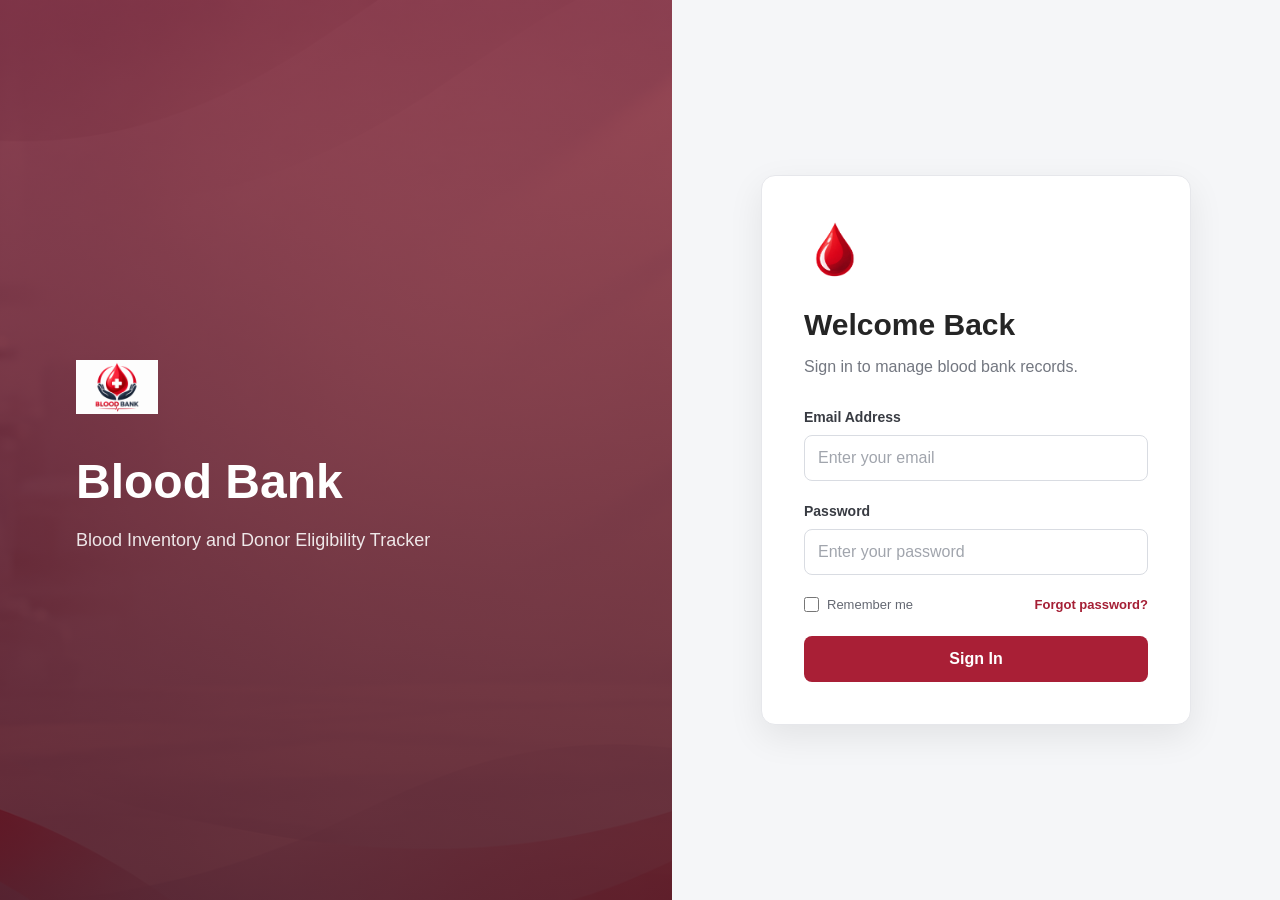
<file: bloodbank/src/main/resources/static/index.html>
<!DOCTYPE html>
<html lang="en">
<head>

    <meta charset="UTF-8">

    <meta
            name="viewport"
            content="width=device-width, initial-scale=1.0"
    >

    <title>Blood Bank | Login</title>

    <link
            rel="stylesheet"
            href="css/style.css"
    >

    <link
            rel="stylesheet"
            href="css/components.css"
    >

</head>


<body class="login-page">


<div class="login-container">


    <!-- =========================
         LEFT VISUAL SECTION
         ========================= -->

    <section class="login-visual">

        <div class="login-visual-content">

            <img
                    src="images/blood-bank-logo.png"
                    alt="Blood Bank Logo"
                    class="login-logo">

            <h1>
                Blood Bank
            </h1>

            <p>
                Blood Inventory and Donor
                Eligibility Tracker
            </p>

        </div>

    </section>


    <!-- =========================
         LOGIN SECTION
         ========================= -->

    <section class="login-card-wrapper">

        <div class="login-card">

            <img
                    src="images/icons/blood-drop.png"
                    alt="Blood Drop"
                    class="login-card-icon">


            <h2>
                Welcome Back
            </h2>

            <p class="login-card-subtitle">
                Sign in to manage blood bank records.
            </p>


            <!-- Login Form -->

            <form id="loginForm">


                <!-- Error message will appear here -->

                <div
                        id="loginError"
                        class="form-error"
                        style="display: none;"
                ></div>


                <!-- Email -->

                <div class="form-group">

                    <label for="email">
                        Email Address
                    </label>

                    <input
                            type="email"
                            id="email"
                            name="email"
                            placeholder="Enter your email"
                            autocomplete="email"
                    >

                </div>


                <!-- Password -->

                <div class="form-group">

                    <label for="password">
                        Password
                    </label>

                    <input
                            type="password"
                            id="password"
                            name="password"
                            placeholder="Enter your password"
                            autocomplete="current-password"
                    >

                </div>


                <!-- Login Options -->

                <div class="login-options">

                    <label class="remember-me">

                        <input
                                type="checkbox"
                                id="rememberMe"
                                name="rememberMe"
                        >

                        <span>
                            Remember me
                        </span>

                    </label>


                    <a
                            href="#"
                            class="forgot-link"
                            onclick="return false;"
                    >
                        Forgot password?
                    </a>

                </div>


                <!-- Login Button -->

                <button
                        type="submit"
                        class="primary-button login-button"
                >
                    Sign In
                </button>


            </form>

        </div>

    </section>

</div>


<!-- Login JavaScript -->

<script src="js/login.js"></script>

</body>
</html>
</file>
<file: bloodbank/src/main/resources/static/css/style.css>
/* =========================================================
   BLOOD BANK MANAGEMENT SYSTEM
   Global Stylesheet
   ========================================================= */


/* =========================
   RESET
   ========================= */

* {
    margin: 0;
    padding: 0;
    box-sizing: border-box;
}

html {
    scroll-behavior: smooth;
}

body {
    font-family: Arial, Helvetica, sans-serif;
    color: #252525;
    background: #f6f7f9;
    line-height: 1.5;
}

button,
input,
select {
    font: inherit;
}

button {
    cursor: pointer;
}

img {
    max-width: 100%;
    display: block;
}

a {
    text-decoration: none;
    color: inherit;
}


/* =========================
   LOGIN PAGE
   ========================= */

.login-page {
    min-height: 100vh;
    background: #f5f6f8;
}

.login-container {
    min-height: 100vh;
    display: grid;
    grid-template-columns: 1.05fr 0.95fr;
}

.login-visual {
    position: relative;
    min-height: 100vh;
    padding: 60px;
    display: flex;
    align-items: center;
    justify-content: center;
    overflow: hidden;
    background-image:
            linear-gradient(
                    rgba(125, 20, 38, 0.76),
                    rgba(74, 13, 25, 0.84)
            ),
            url("../images/login-bg.png");
    background-size: cover;
    background-position: center;
}

.login-visual-content {
    width: 100%;
    max-width: 520px;
    color: #ffffff;
}

.login-logo {
    width: 82px;
    height: 82px;
    object-fit: contain;
    margin-bottom: 28px;
}

.login-visual h1 {
    font-size: 48px;
    line-height: 1.1;
    margin-bottom: 18px;
    font-weight: 700;
}

.login-visual p {
    max-width: 450px;
    font-size: 18px;
    color: rgba(255, 255, 255, 0.88);
}

.login-card-wrapper {
    display: flex;
    align-items: center;
    justify-content: center;
    padding: 40px;
}

.login-card {
    width: 100%;
    max-width: 430px;
    padding: 42px;
    background: #ffffff;
    border: 1px solid #e6e7eb;
    border-radius: 14px;
    box-shadow: 0 12px 35px rgba(0, 0, 0, 0.08);
}

.login-card-icon {
    width: 62px;
    height: 62px;
    object-fit: contain;
    margin-bottom: 22px;
}

.login-card h2 {
    font-size: 30px;
    margin-bottom: 8px;
}

.login-card-subtitle {
    color: #737780;
    margin-bottom: 28px;
}


/* =========================
   FORM ELEMENTS
   ========================= */

.form-group {
    display: flex;
    flex-direction: column;
    gap: 7px;
    margin-bottom: 20px;
}

.form-group label {
    font-size: 14px;
    font-weight: 600;
    color: #383b42;
}

.form-group input,
.form-group select,
.search-box input,
.filter-select {
    width: 100%;
    min-height: 44px;
    padding: 10px 13px;
    border: 1px solid #d9dce2;
    border-radius: 8px;
    outline: none;
    background: #ffffff;
    color: #282b31;
    transition: border-color 0.2s ease, box-shadow 0.2s ease;
}

.form-group input:focus,
.form-group select:focus,
.search-box input:focus,
.filter-select:focus {
    border-color: #b3263b;
    box-shadow: 0 0 0 3px rgba(179, 38, 59, 0.10);
}

.form-group input::placeholder,
.search-box input::placeholder {
    color: #a1a5ad;
}

.form-grid {
    display: grid;
    grid-template-columns: repeat(2, 1fr);
    gap: 0 18px;
}

.form-grid .form-group {
    margin-bottom: 18px;
}


/* =========================
   LOGIN OPTIONS
   ========================= */

.login-options {
    display: flex;
    align-items: center;
    justify-content: space-between;
    margin: 8px 0 22px;
    font-size: 13px;
}

.remember-me {
    display: flex;
    align-items: center;
    gap: 8px;
    color: #646872;
}

.remember-me input {
    width: 15px;
    height: 15px;
}

.forgot-link {
    color: #a51f35;
    font-weight: 600;
}

.forgot-link:hover {
    text-decoration: underline;
}


/* =========================
   BUTTONS
   ========================= */

.primary-button,
.secondary-button,
.logout-button {
    border-radius: 8px;
    min-height: 44px;
    padding: 10px 18px;
    border: 1px solid transparent;
    font-weight: 600;
    transition:
            background 0.2s ease,
            border-color 0.2s ease,
            transform 0.2s ease,
            box-shadow 0.2s ease;
}

.primary-button {
    background: #a91f36;
    color: #ffffff;
}

.primary-button:hover {
    background: #8f182c;
    box-shadow: 0 5px 14px rgba(169, 31, 54, 0.20);
}

.primary-button:active {
    transform: translateY(1px);
}

.secondary-button {
    background: #ffffff;
    color: #4b4f57;
    border-color: #d9dce2;
}

.secondary-button:hover {
    background: #f5f6f8;
    border-color: #c7cad1;
}

.login-button {
    width: 100%;
}


/* =========================
   APPLICATION LAYOUT
   ========================= */

.app-page {
    min-height: 100vh;
    background: #f6f7f9;
}

.app-layout {
    min-height: 100vh;
    display: flex;
}


/* =========================
   SIDEBAR
   ========================= */

.sidebar {
    width: 250px;
    min-height: 100vh;
    position: fixed;
    left: 0;
    top: 0;
    bottom: 0;
    display: flex;
    flex-direction: column;
    background: #ffffff;
    border-right: 1px solid #e5e6e9;
    z-index: 50;
}

.sidebar-brand {
    min-height: 86px;
    padding: 18px 20px;
    display: flex;
    align-items: center;
    gap: 12px;
    border-bottom: 1px solid #eeeeef;
}

.sidebar-logo {
    width: 44px;
    height: 44px;
    object-fit: contain;
}

.sidebar-brand h2 {
    font-size: 18px;
    line-height: 1.2;
    color: #292c32;
}

.sidebar-brand span {
    display: block;
    margin-top: 3px;
    font-size: 11px;
    color: #8a8e96;
}

.sidebar-nav {
    padding: 22px 14px;
    display: flex;
    flex-direction: column;
    gap: 5px;
}

.nav-item {
    min-height: 46px;
    padding: 9px 12px;
    display: flex;
    align-items: center;
    gap: 12px;
    border-radius: 8px;
    color: #60646c;
    font-size: 14px;
    font-weight: 600;
    transition:
            background 0.2s ease,
            color 0.2s ease;
}

.nav-item img {
    width: 23px;
    height: 23px;
    object-fit: contain;
}

.nav-item:hover {
    background: #f8eef0;
    color: #9e1e34;
}

.nav-item.active {
    background: #f8e9ec;
    color: #9e1e34;
}

.sidebar-bottom {
    margin-top: auto;
    padding: 18px 16px 22px;
    border-top: 1px solid #eeeeef;
}

.sidebar-status {
    display: flex;
    align-items: center;
    gap: 8px;
    margin-bottom: 15px;
    padding: 0 4px;
    font-size: 12px;
    color: #777b84;
}

.status-dot {
    width: 8px;
    height: 8px;
    border-radius: 50%;
    background: #3aa66b;
}

.logout-button {
    width: 100%;
    background: #ffffff;
    color: #6d7078;
    border-color: #dedfe3;
}

.logout-button:hover {
    color: #a51f35;
    border-color: #d6a8b0;
    background: #fff7f8;
}


/* =========================
   MAIN CONTENT
   ========================= */

.main-content {
    width: calc(100% - 250px);
    margin-left: 250px;
    min-height: 100vh;
    padding: 30px 34px 45px;
}

.top-header {
    min-height: 72px;
    margin-bottom: 26px;
    display: flex;
    align-items: flex-end;
    justify-content: space-between;
    gap: 20px;
}

.page-label {
    display: block;
    margin-bottom: 5px;
    color: #a51f35;
    font-size: 11px;
    font-weight: 700;
    text-transform: uppercase;
    letter-spacing: 0.08em;
}

.top-header h1 {
    font-size: 30px;
    line-height: 1.2;
    color: #292c32;
}

.top-header p {
    margin-top: 7px;
    color: #777b84;
    font-size: 14px;
}


/* =========================
   DASHBOARD BANNER
   ========================= */

.dashboard-banner {
    position: relative;
    min-height: 190px;
    margin-bottom: 25px;
    padding: 32px;
    display: flex;
    align-items: center;
    overflow: hidden;
    border-radius: 13px;
    background-image:
            linear-gradient(
                    90deg,
                    rgba(111, 19, 36, 0.92),
                    rgba(111, 19, 36, 0.65)
            ),
            url("../images/dashboard-banner.png");
    background-size: cover;
    background-position: center;
    color: #ffffff;
}

.dashboard-banner-content {
    max-width: 580px;
}

.dashboard-banner h2 {
    font-size: 27px;
    margin-bottom: 8px;
}

.dashboard-banner p {
    color: rgba(255, 255, 255, 0.88);
    font-size: 14px;
}


/* =========================
   SUMMARY CARDS
   ========================= */

.summary-grid {
    display: grid;
    grid-template-columns: repeat(4, 1fr);
    gap: 18px;
    margin-bottom: 24px;
}

.summary-card {
    min-height: 130px;
    padding: 20px;
    display: flex;
    align-items: center;
    gap: 16px;
    background: #ffffff;
    border: 1px solid #e5e6e9;
    border-radius: 11px;
    box-shadow: 0 4px 15px rgba(0, 0, 0, 0.035);
}

.summary-card-icon {
    width: 50px;
    height: 50px;
    padding: 9px;
    flex-shrink: 0;
    border-radius: 9px;
    background: #f8e9ec;
}

.summary-card-icon img {
    width: 100%;
    height: 100%;
    object-fit: contain;
}

.summary-card span {
    display: block;
    color: #7b7f87;
    font-size: 13px;
    margin-bottom: 4px;
}

.summary-card strong {
    display: block;
    font-size: 27px;
    color: #292c32;
}


/* =========================
   INVENTORY STATUS
   ========================= */

.inventory-status-grid {
    display: grid;
    grid-template-columns: repeat(2, 1fr);
    gap: 18px;
    margin-bottom: 24px;
}

.inventory-status-card {
    padding: 22px;
    display: flex;
    align-items: center;
    justify-content: space-between;
    background: #ffffff;
    border: 1px solid #e5e6e9;
    border-radius: 11px;
}

.inventory-status-card h3 {
    font-size: 16px;
    margin-bottom: 4px;
}

.inventory-status-card p {
    color: #7b7f87;
    font-size: 13px;
}

.inventory-status-number {
    font-size: 28px;
    font-weight: 700;
    color: #292c32;
}


/* =========================
   QUICK ACTIONS
   ========================= */

.quick-actions {
    display: grid;
    grid-template-columns: repeat(4, 1fr);
    gap: 16px;
}

.quick-action {
    padding: 19px;
    background: #ffffff;
    border: 1px solid #e5e6e9;
    border-radius: 10px;
    transition:
            border-color 0.2s ease,
            transform 0.2s ease,
            box-shadow 0.2s ease;
}

.quick-action:hover {
    border-color: #d6abb3;
    transform: translateY(-2px);
    box-shadow: 0 7px 20px rgba(0, 0, 0, 0.05);
}

.quick-action h3 {
    margin-bottom: 5px;
    font-size: 15px;
}

.quick-action p {
    color: #7b7f87;
    font-size: 12px;
}


/* =========================
   INFO BANNER
   ========================= */

.info-banner {
    margin-bottom: 20px;
    padding: 16px 18px;
    background: #fffafa;
    border: 1px solid #ead5d9;
    border-left: 4px solid #a51f35;
    border-radius: 9px;
}

.info-banner-content {
    display: flex;
    align-items: center;
    gap: 13px;
}

.info-icon {
    width: 42px;
    height: 42px;
    padding: 7px;
    flex-shrink: 0;
    border-radius: 8px;
    background: #f8e9ec;
}

.info-icon img {
    width: 100%;
    height: 100%;
    object-fit: contain;
}

.info-banner strong {
    display: block;
    font-size: 14px;
    margin-bottom: 2px;
}

.info-banner p {
    color: #747780;
    font-size: 12px;
}


/* =========================
   TOOLBAR
   ========================= */

.toolbar {
    margin-bottom: 18px;
    display: flex;
    align-items: center;
    gap: 12px;
}

.search-box {
    width: min(420px, 100%);
}

.filter-select {
    width: 190px;
}


/* =========================
   TABLE CARD
   ========================= */

.table-card {
    background: #ffffff;
    border: 1px solid #e5e6e9;
    border-radius: 11px;
    overflow: hidden;
    box-shadow: 0 4px 15px rgba(0, 0, 0, 0.025);
}

.table-header {
    min-height: 76px;
    padding: 18px 20px;
    display: flex;
    align-items: center;
    justify-content: space-between;
    gap: 15px;
    border-bottom: 1px solid #eeeeef;
}

.table-header h2 {
    font-size: 17px;
    margin-bottom: 3px;
}

.table-header p {
    color: #858991;
    font-size: 12px;
}

.record-count {
    padding: 6px 10px;
    border-radius: 20px;
    background: #f5f5f6;
    color: #696d75;
    font-size: 12px;
    font-weight: 600;
    white-space: nowrap;
}

.table-wrapper {
    width: 100%;
    overflow-x: auto;
}

table {
    width: 100%;
    min-width: 850px;
    border-collapse: collapse;
}

thead {
    background: #fafafa;
}

th {
    padding: 13px 16px;
    border-bottom: 1px solid #e8e9ec;
    color: #686c74;
    font-size: 11px;
    font-weight: 700;
    text-align: left;
    text-transform: uppercase;
    letter-spacing: 0.04em;
    white-space: nowrap;
}

td {
    padding: 14px 16px;
    border-bottom: 1px solid #f0f0f2;
    color: #3e4148;
    font-size: 13px;
    vertical-align: middle;
}

tbody tr:last-child td {
    border-bottom: none;
}

tbody tr:hover {
    background: #fcfcfd;
}


/* =========================
   STATUS BADGES
   ========================= */

.status-badge {
    display: inline-flex;
    align-items: center;
    padding: 5px 9px;
    border-radius: 20px;
    font-size: 11px;
    font-weight: 700;
    white-space: nowrap;
}

.status-eligible,
.status-available,
.status-issued {
    color: #247047;
    background: #eaf7ef;
}

.status-not-eligible,
.status-expired,
.status-rejected {
    color: #a12639;
    background: #fbecef;
}

.status-reserved,
.status-requested,
.status-approved {
    color: #87630d;
    background: #fff6db;
}

.status-completed {
    color: #315c94;
    background: #edf4fc;
}


/* =========================
   TABLE ACTION BUTTONS
   ========================= */

.table-action {
    min-height: 32px;
    padding: 5px 9px;
    margin-right: 4px;
    border: 1px solid #dedfe3;
    border-radius: 6px;
    background: #ffffff;
    color: #62666e;
    font-size: 11px;
    font-weight: 600;
}

.table-action:hover {
    background: #f7f7f8;
}

.table-action.delete:hover {
    color: #a51f35;
    border-color: #d9aeb6;
    background: #fff7f8;
}


/* =========================
   EMPTY STATE
   ========================= */

.empty-state {
    min-height: 280px;
    padding: 35px 20px;
    display: flex;
    flex-direction: column;
    align-items: center;
    justify-content: center;
    text-align: center;
}

.empty-state img {
    width: 125px;
    height: 125px;
    object-fit: contain;
    margin-bottom: 14px;
}

.empty-state h3 {
    margin-bottom: 5px;
    font-size: 16px;
    color: #44474e;
}

.empty-state p {
    max-width: 380px;
    color: #8a8e96;
    font-size: 12px;
}


/* =========================
   MODAL
   ========================= */

.modal-overlay {
    position: fixed;
    inset: 0;
    z-index: 100;
    padding: 25px;
    display: flex;
    align-items: center;
    justify-content: center;
    background: rgba(26, 27, 30, 0.52);
    overflow-y: auto;
}

.modal-card {
    width: min(620px, 100%);
    max-height: calc(100vh - 50px);
    overflow-y: auto;
    background: #ffffff;
    border-radius: 13px;
    box-shadow: 0 18px 50px rgba(0, 0, 0, 0.18);
}

.modal-header {
    min-height: 72px;
    padding: 18px 22px;
    display: flex;
    align-items: center;
    justify-content: space-between;
    border-bottom: 1px solid #eeeeef;
}

.modal-header h2 {
    font-size: 20px;
}

.modal-close {
    width: 34px;
    height: 34px;
    border: none;
    border-radius: 7px;
    background: #f3f3f4;
    color: #64676e;
    font-size: 23px;
    line-height: 1;
}

.modal-close:hover {
    background: #ececee;
}

.modal-card form {
    padding: 22px;
}

.modal-actions {
    margin-top: 6px;
    padding-top: 18px;
    display: flex;
    justify-content: flex-end;
    gap: 10px;
    border-top: 1px solid #eeeeef;
}


/* =========================
   FORM MESSAGES
   ========================= */

.form-error,
.warning-message,
.eligibility-message {
    margin-bottom: 18px;
    padding: 10px 12px;
    border-radius: 7px;
    font-size: 12px;
}

.form-error {
    color: #9c2438;
    background: #fbecef;
    border: 1px solid #edcbd1;
}

.warning-message {
    color: #80600e;
    background: #fff7df;
    border: 1px solid #efdda8;
}

.eligibility-message {
    color: #315c4a;
    background: #edf8f1;
    border: 1px solid #cce8d6;
}


/* =========================
   INVENTORY PAGE CARDS
   ========================= */

.inventory-summary-grid {
    display: grid;
    grid-template-columns: repeat(4, 1fr);
    gap: 16px;
    margin-bottom: 22px;
}

.inventory-summary-card {
    min-height: 105px;
    padding: 18px;
    display: flex;
    align-items: center;
    gap: 13px;
    background: #ffffff;
    border: 1px solid #e5e6e9;
    border-radius: 10px;
}

.inventory-summary-card .card-icon {
    width: 44px;
    height: 44px;
    padding: 8px;
    flex-shrink: 0;
    border-radius: 8px;
    background: #f5f5f6;
}

.inventory-summary-card .card-icon img {
    width: 100%;
    height: 100%;
    object-fit: contain;
}

.inventory-summary-card span {
    display: block;
    margin-bottom: 2px;
    color: #7a7e86;
    font-size: 12px;
}

.inventory-summary-card strong {
    font-size: 23px;
    color: #2d3036;
}

.warning-summary {
    border-color: #eadfbf;
}

.danger-summary {
    border-color: #ead0d5;
}


/* =========================
   RESPONSIVE
   ========================= */

@media (max-width: 1200px) {

    .summary-grid,
    .inventory-summary-grid {
        grid-template-columns: repeat(2, 1fr);
    }

    .quick-actions {
        grid-template-columns: repeat(2, 1fr);
    }
}


@media (max-width: 900px) {

    .login-container {
        grid-template-columns: 1fr;
    }

    .login-visual {
        min-height: 300px;
        padding: 40px;
    }

    .login-visual h1 {
        font-size: 36px;
    }

    .sidebar {
        width: 210px;
    }

    .main-content {
        width: calc(100% - 210px);
        margin-left: 210px;
        padding: 25px;
    }

    .top-header {
        align-items: flex-start;
        flex-direction: column;
    }
}


@media (max-width: 700px) {

    .sidebar {
        position: relative;
        width: 100%;
        min-height: auto;
    }

    .app-layout {
        display: block;
    }

    .sidebar-nav {
        display: grid;
        grid-template-columns: repeat(2, 1fr);
    }

    .sidebar-bottom {
        display: flex;
        align-items: center;
        gap: 15px;
    }

    .sidebar-status {
        margin: 0;
    }

    .logout-button {
        width: auto;
        margin-left: auto;
    }

    .main-content {
        width: 100%;
        margin-left: 0;
        padding: 20px 16px 35px;
    }

    .summary-grid,
    .inventory-summary-grid,
    .inventory-status-grid {
        grid-template-columns: 1fr;
    }

    .quick-actions {
        grid-template-columns: 1fr;
    }

    .form-grid {
        grid-template-columns: 1fr;
    }

    .toolbar {
        align-items: stretch;
        flex-direction: column;
    }

    .search-box,
    .filter-select {
        width: 100%;
    }

    .login-card-wrapper {
        padding: 25px 16px;
    }

    .login-card {
        padding: 28px 22px;
    }
}


@media (max-width: 480px) {

    .sidebar-brand {
        padding: 15px;
    }

    .sidebar-nav {
        grid-template-columns: 1fr;
    }

    .sidebar-bottom {
        flex-direction: column;
        align-items: stretch;
    }

    .logout-button {
        width: 100%;
        margin-left: 0;
    }

    .dashboard-banner {
        padding: 24px;
    }

    .dashboard-banner h2 {
        font-size: 22px;
    }

    .table-header {
        align-items: flex-start;
        flex-direction: column;
    }

    .modal-overlay {
        padding: 12px;
    }

    .modal-card {
        max-height: calc(100vh - 24px);
    }

    .modal-actions {
        flex-direction: column-reverse;
    }

    .modal-actions button {
        width: 100%;
    }
}
</file>
<file: bloodbank/src/main/resources/static/css/components.css>
/* =========================================================
   BLOOD BANK MANAGEMENT SYSTEM
   Reusable UI Components
   ========================================================= */


/* =========================
   TOAST NOTIFICATIONS
   ========================= */

.toast-container {
    position: fixed;
    top: 22px;
    right: 22px;
    z-index: 1000;

    display: flex;
    flex-direction: column;
    gap: 10px;

    width: min(360px, calc(100% - 32px));
}

.toast {
    display: flex;
    align-items: flex-start;
    gap: 12px;

    padding: 14px 16px;

    background: #ffffff;
    border: 1px solid #e4e5e8;
    border-left: 4px solid #a51f35;
    border-radius: 9px;

    box-shadow: 0 10px 28px rgba(0, 0, 0, 0.12);

    animation: toastSlideIn 0.25s ease;
}

.toast-content {
    flex: 1;
}

.toast-title {
    margin-bottom: 2px;
    color: #292c32;
    font-size: 13px;
    font-weight: 700;
}

.toast-message {
    color: #777b84;
    font-size: 12px;
}

.toast-close {
    width: 24px;
    height: 24px;

    border: none;
    border-radius: 5px;

    background: transparent;
    color: #777b84;

    font-size: 18px;
    line-height: 1;
}

.toast-close:hover {
    background: #f2f2f3;
}

.toast.success {
    border-left-color: #31845a;
}

.toast.error {
    border-left-color: #a51f35;
}

.toast.warning {
    border-left-color: #b18116;
}

.toast.info {
    border-left-color: #4773a8;
}

@keyframes toastSlideIn {
    from {
        opacity: 0;
        transform: translateX(20px);
    }

    to {
        opacity: 1;
        transform: translateX(0);
    }
}


/* =========================
   LOADING INDICATOR
   ========================= */

.loading-overlay {
    position: fixed;
    inset: 0;

    z-index: 900;

    display: flex;
    align-items: center;
    justify-content: center;

    background: rgba(255, 255, 255, 0.72);
}

.loading-card {
    min-width: 180px;

    padding: 22px;

    display: flex;
    flex-direction: column;
    align-items: center;
    gap: 12px;

    background: #ffffff;
    border: 1px solid #e5e6e9;
    border-radius: 10px;

    box-shadow: 0 10px 30px rgba(0, 0, 0, 0.10);
}

.loading-spinner {
    width: 34px;
    height: 34px;

    border: 3px solid #eeeeef;
    border-top-color: #a51f35;
    border-radius: 50%;

    animation: loadingSpin 0.8s linear infinite;
}

.loading-text {
    color: #656970;
    font-size: 12px;
    font-weight: 600;
}

@keyframes loadingSpin {
    to {
        transform: rotate(360deg);
    }
}


/* =========================
   PAGE LOADING
   ========================= */

.page-loading {
    min-height: 220px;

    display: flex;
    align-items: center;
    justify-content: center;
}

.page-loading-content {
    display: flex;
    flex-direction: column;
    align-items: center;
    gap: 12px;

    color: #777b84;
    font-size: 13px;
}

.page-loading-content .loading-spinner {
    width: 30px;
    height: 30px;
}


/* =========================
   EMPTY SEARCH STATE
   ========================= */

.search-empty-state {
    padding: 45px 20px;

    display: flex;
    flex-direction: column;
    align-items: center;

    text-align: center;
}

.search-empty-state img {
    width: 115px;
    height: 115px;

    object-fit: contain;

    margin-bottom: 14px;
}

.search-empty-state h3 {
    margin-bottom: 5px;

    color: #44474e;
    font-size: 16px;
}

.search-empty-state p {
    color: #888c94;
    font-size: 12px;
}


/* =========================
   AVATAR
   ========================= */

.user-avatar {
    width: 38px;
    height: 38px;

    display: flex;
    align-items: center;
    justify-content: center;

    border-radius: 50%;

    background: #f8e9ec;
    color: #a51f35;

    font-size: 13px;
    font-weight: 700;
}


/* =========================
   BLOOD GROUP BADGE
   ========================= */

.blood-group-badge {
    display: inline-flex;
    align-items: center;
    justify-content: center;

    min-width: 40px;
    min-height: 27px;

    padding: 4px 8px;

    border-radius: 6px;

    background: #f8e9ec;
    color: #9e1e34;

    font-size: 11px;
    font-weight: 700;
}


/* =========================
   DATE / META TEXT
   ========================= */

.meta-text {
    color: #858991;
    font-size: 11px;
}

.muted-text {
    color: #90939a;
}


/* =========================
   ACTION GROUP
   ========================= */

.action-group {
    display: flex;
    align-items: center;
    gap: 6px;
    flex-wrap: wrap;
}

.action-button {
    min-height: 32px;

    padding: 5px 10px;

    border: 1px solid #dedfe3;
    border-radius: 6px;

    background: #ffffff;
    color: #62666e;

    font-size: 11px;
    font-weight: 600;

    transition:
            background 0.2s ease,
            border-color 0.2s ease,
            color 0.2s ease;
}

.action-button:hover {
    background: #f6f6f7;
}

.action-button.primary {
    background: #a51f35;
    border-color: #a51f35;
    color: #ffffff;
}

.action-button.primary:hover {
    background: #8f182c;
}

.action-button.danger:hover {
    background: #fff7f8;
    border-color: #d9aeb6;
    color: #a51f35;
}


/* =========================
   SECTION DIVIDER
   ========================= */

.section-divider {
    width: 100%;
    height: 1px;

    margin: 20px 0;

    background: #eeeeef;
}


/* =========================
   SMALL LABEL
   ========================= */

.small-label {
    display: inline-block;

    margin-bottom: 5px;

    color: #858991;

    font-size: 10px;
    font-weight: 700;

    text-transform: uppercase;
    letter-spacing: 0.06em;
}


/* =========================
   TOOLTIP
   ========================= */

.tooltip {
    position: relative;
}

.tooltip::after {
    content: attr(data-tooltip);

    position: absolute;

    left: 50%;
    bottom: calc(100% + 8px);

    transform: translateX(-50%);

    padding: 6px 8px;

    border-radius: 5px;

    background: #292c32;
    color: #ffffff;

    font-size: 10px;

    white-space: nowrap;

    opacity: 0;
    visibility: hidden;

    pointer-events: none;

    transition:
            opacity 0.2s ease,
            visibility 0.2s ease;
}

.tooltip:hover::after {
    opacity: 1;
    visibility: visible;
}


/* =========================
   CONFIRMATION BOX
   ========================= */

.confirm-box {
    padding: 20px;

    background: #ffffff;

    border: 1px solid #e5e6e9;
    border-radius: 10px;

    box-shadow: 0 10px 30px rgba(0, 0, 0, 0.10);
}

.confirm-box h3 {
    margin-bottom: 7px;

    color: #292c32;
    font-size: 17px;
}

.confirm-box p {
    color: #777b84;
    font-size: 13px;
}

.confirm-actions {
    margin-top: 18px;

    display: flex;
    justify-content: flex-end;
    gap: 9px;
}


/* =========================
   MOBILE
   ========================= */

@media (max-width: 600px) {

    .toast-container {
        top: 12px;
        right: 12px;
        left: 12px;

        width: auto;
    }

    .toast {
        width: 100%;
    }

    .action-group {
        flex-direction: column;
        align-items: stretch;
    }

    .action-button {
        width: 100%;
    }

    .confirm-actions {
        flex-direction: column-reverse;
    }

    .confirm-actions button {
        width: 100%;
    }
}
</file>
